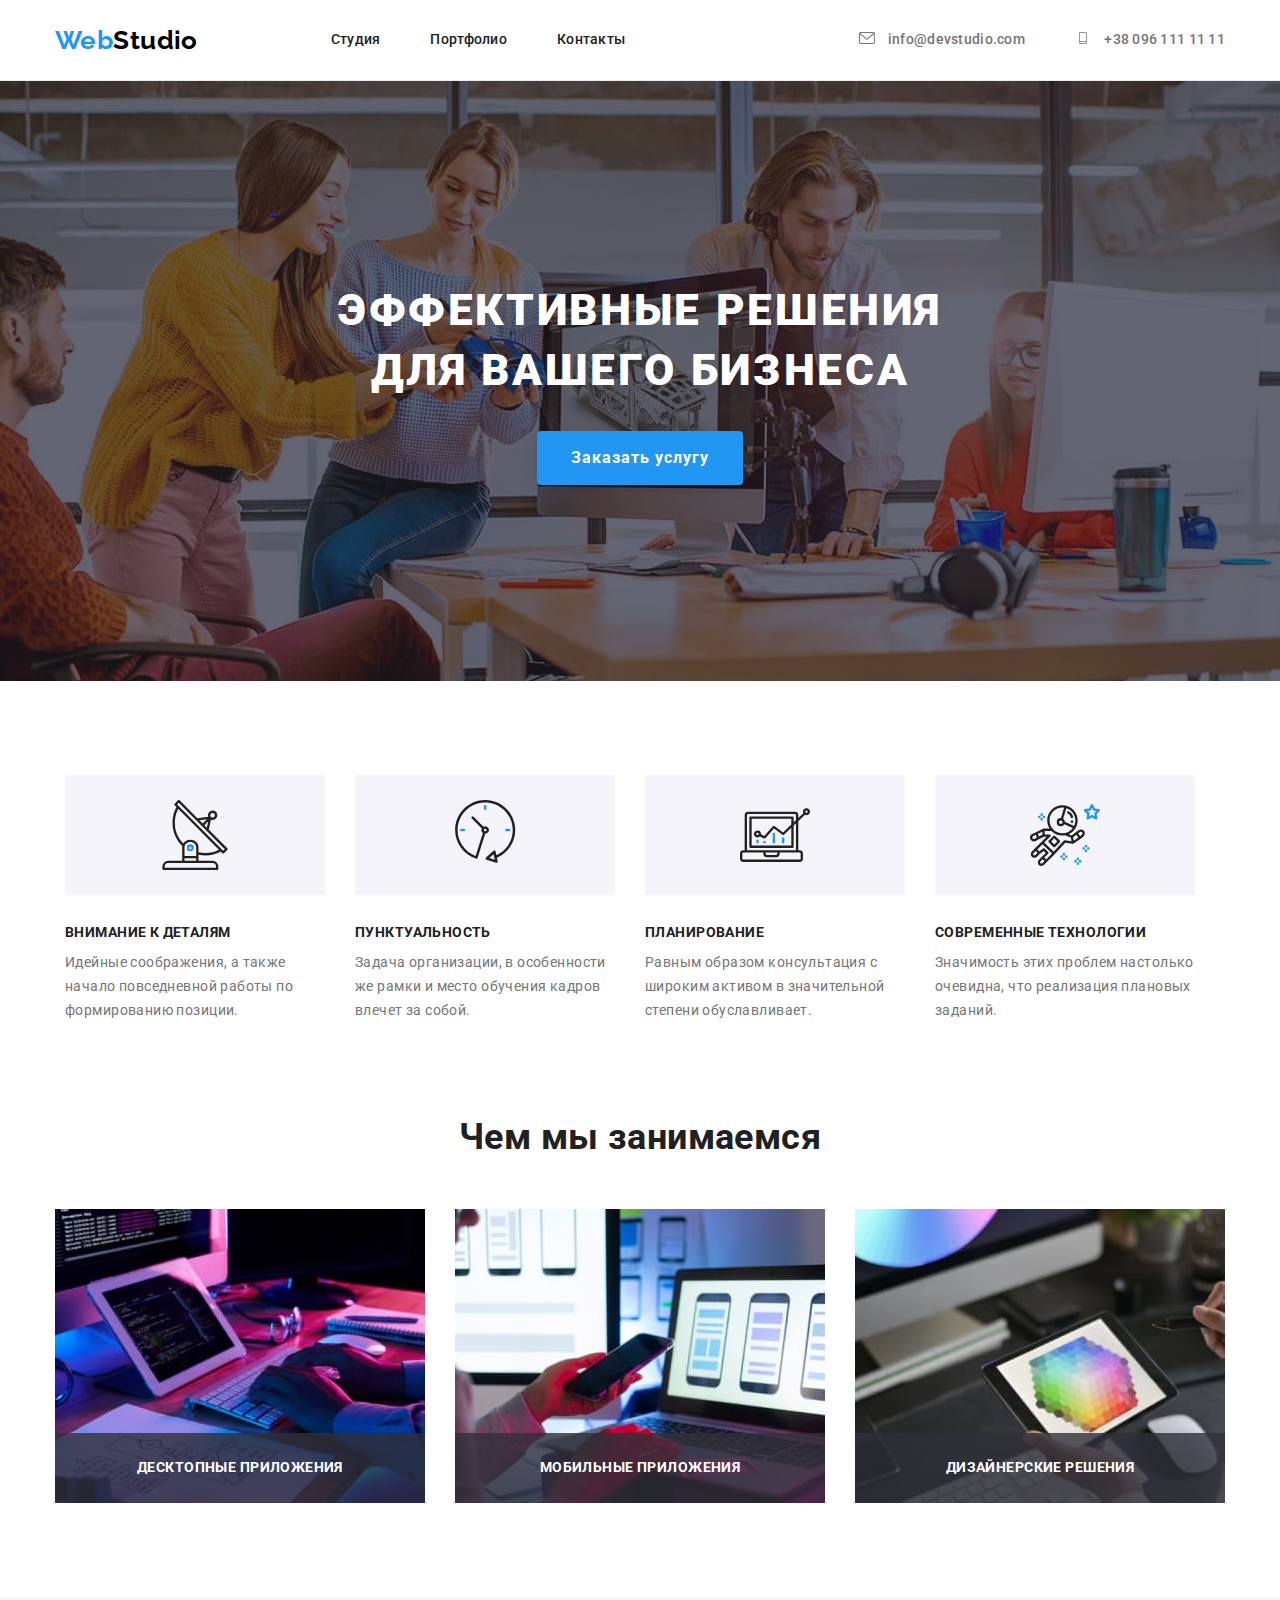
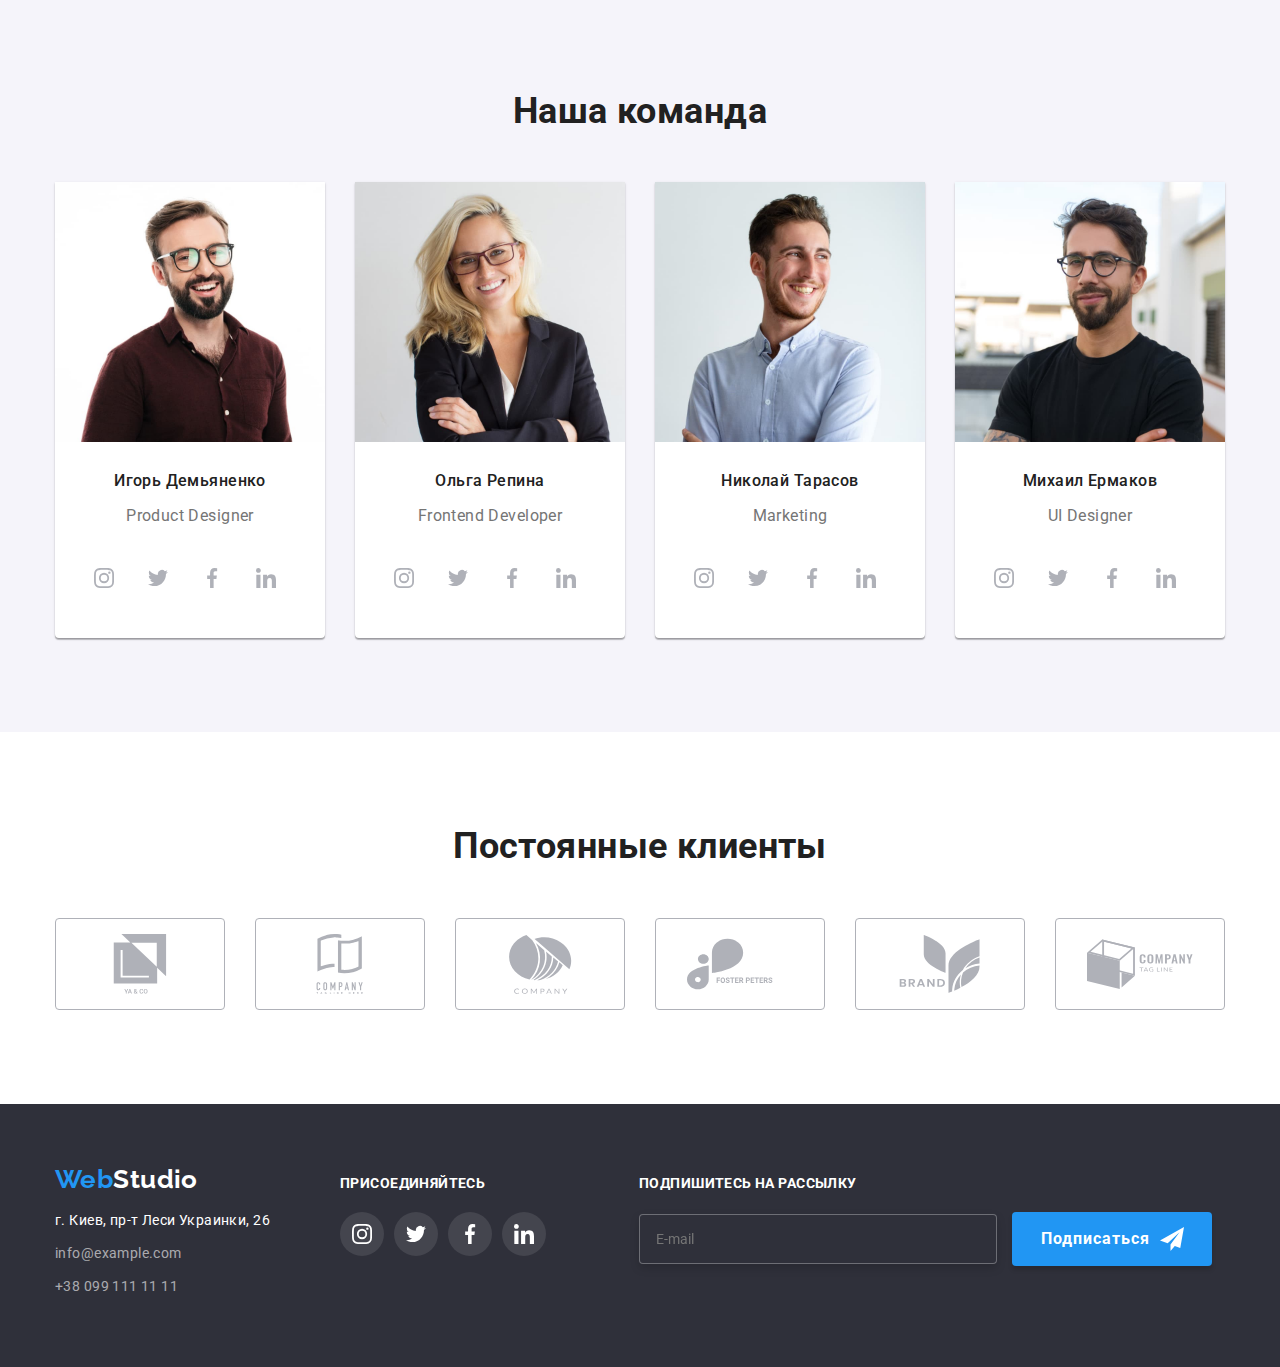
<file: index.html>
<!DOCTYPE html>
<html lang="ru">
<head>
    <meta charset="UTF-8">
    <meta http-equiv="X-UA-Compatible" content="IE=edge">
    <meta name="viewport" content="width=device-width, initial-scale=1.0">
    <title lang="en">WebStudio</title>
    <link href="https://fonts.googleapis.com/css2?family=Raleway:wght@700&family=Roboto:wght@400;500;700;900&display=swap" rel="stylesheet"/>
    <link rel="stylesheet" href="https://cdnjs.cloudflare.com/ajax/libs/modern-normalize/1.1.0/modern-normalize.min.css"/>
    <link rel="stylesheet" href="./css/styles.css"/>
</head>

    <body>

    <!-- Шапка сайта -->
    <header class="page-header">
    <div class="container navigation">
    <nav class="navigation">
     <a class="logo-header" href="./index.html" lang="en"><span class="web">Web</span>Studio</a>
        <ul class="site-nav list">
            <li class="nav-item"><a class="nav-link" href="./index.html">Студия</a></li>
            <li class="nav-item"><a class="nav-link" href="./portfolio.html">Портфолио</a></li>
            <li class="nav-item"><a class="nav-link" href="">Контакты</a></li>
        </ul>
        </nav>

        <ul class="contacts">
            <li class="item">
                <a class="link" href="mailto:info@devstudio.com">
                    <svg class="link-icon" width="16" height="12">
                        <use href="./images/sprite.svg#envelope"></use>
                    </svg>
                    info@devstudio.com</a>
            </li>

            <li class="item">
                <a class="link" href="tel:+380961111111">
                    <svg class="link-icon" width="16" height="12">
                        <use href="./images/sprite.svg#smartphone"></use>
                    </svg>
                    +38 096 111 11 11</a>
            </li>
        </ul>
    </div>
    </header>

    <!-- Main section -->
    <main class="main">
    <!-- Герой -->
    <section class="hero">
        <div class="container">
            <h1 class="hero-title">Эффективные решения <br/>для вашего бизнеса</h1>
            <button class="button hero-button" type="button" data-modal-open>Заказать услугу</button>

            <div class="backdrop is-hidden" data-modal>
                <div class="modal">
                    <button class="close-button" data-modal-close>
                        <svg class="close-icon" width="18" height="18">
                            <use href="./images/sprite.svg#close-button"></use>
                        </svg>
                    </button>

                    <form class="signup-form" autocomplete="off" novalidate>
                        <p class="form-text">Оставьте свои данные, мы вам перезвоним</p>

                        <div class="form-group">
                        <label for="name">Имя</label>
                        <input type="text" name="name" id="name"/>

                        <span class="icon">
                            <svg class="icon-person" width="18" height="18">
                                 <use href="./images/sprite.svg#person-black"></use>
                            </svg>
                        </span> 
                        </div>

                        <div class="form-group">
                        <label for="tel">Телефон</label>
                        <input type="tel" name="tel" id="tel"/>

                        <span class="icon">
                            <svg class="icon-tel" width="18" height="18">
                                <use href="./images/sprite.svg#phone-black"></use>
                            </svg>
                        </span>
                        </div>

                        <div class="form-group">
                        <label for="user_email">Почта</label>
                        <input type="email" name="email" id="user_email"/>

                        <span class="icon">
                            <svg class="icon-email" width="18" height="18">
                                <use href="./images/sprite.svg#email-black"></use>
                            </svg>
                        </span>
                        </div>

                        <div class="form-group">
                        <label for="comment">Комментарий</label>
                        <textarea class="comment" name="comment" rows="10" id="comment" placeholder="Введите текст"></textarea>
                        </div>

                        <label class="label-checkbox">
                        <input class="input-checkbox" type="checkbox" name="privacy" checked/>
                        <span class="check_box"></span>
                        Соглашаюсь с рассылкой и принимаю<a href="" class="checkbox-link">Условия договора</a>
                        </label>

                        <button class="button form-btn" type="submit">Отправить</button>
                    </form>
                </div>
            </div>
        </div>
    </section>

    <!-- Особенности -->
    <section class="section">
        <div class="container">
            <h2 class="hide">Особенности</h2>
            <!-- скрыть -->
            <ul class="features">
                <li class="features-list ">
                    <div class="thumb">
                        <svg class ="thumb-icon" width="70" height="70">
                            <use href="./images/sprite.svg#antenna"></use>
                        </svg>
                    </div>
                <h3 class="features-title">Внимание к деталям</h3>
                <p class="features-text">Идейные соображения, а также начало повседневной работы по формированию позиции.</p>
                </li>

                <li class="features-list">
                    <div class="thumb">
                        <svg class="thumb-icon" width="70" height="70">
                            <use href="./images/sprite.svg#clock"></use>
                        </svg>
                    </div>
                <h3 class="features-title">Пунктуальность</h3>
                <p class="features-text">Задача организации, в особенности же рамки и место обучения кадров влечет за собой.</p>
                </li>

                <li class="features-list">
                    <div class="thumb">
                        <svg class="thumb-icon" width="70" height="70">
                            <use href="./images/sprite.svg#diagram"></use>
                        </svg>
                    </div>
                <h3 class="features-title">Планирование</h3>
                <p class="features-text">Равным образом консультация с широким активом в значительной степени обуславливает.</p>
                </li>
                
                <li class="features-list">
                    <div class="thumb">
                        <svg class="thumb-icon" width="70" height="70">
                            <use href="./images/sprite.svg#astronaut"></use>
                        </svg>
                    </div>
                <h3 class="features-title">Современные технологии</h3>
                <p class="features-text">Значимость этих проблем настолько очевидна, что реализация плановых заданий.</p>
                </li>
            </ul>
        </div>
    </section>

    <!-- Вид работы -->
    <section class="section work">
        <div class="container">
            <h2 class="work-title">Чем мы занимаемся</h2>
            <ul class="work-list">
                <li class="work-item">
                    <div class="work-thumb">
                    <img src="./images/box1.jpg" alt="разработчик пишет код" width="370" height="294">

                    <p class="label">Десктопные приложения</p>
                    </div>
                </li>

                <li class="work-item" >
                    <div class="work-thumb">
                    <img src="./images/box2.jpg" alt="сотрудник создает мобильное приложение" width="370" height="294">
                
                    <p class="label">Мобильные приложения</p>
                    </div>
                </li>

                <li class="work-item">
                    <div class="work-thumb">
                    <img src="./images/box3.jpg" alt="сотрудник работает с цветовой палитрой для дизайна" width="370" height="294">
                
                    <p class="label">Дизайнерские решения</p>
                    </div>
                </li>
            </ul>
        </div>
    </section>

    <!-- Команда -->
    <section class="section team">
        <div class="container">
            <h2 class="team-title">Наша команда</h2>
            <ul class="team-list">
                <li class="team-item">
                    <div class="team-card">
                    <a class="team-img" href=""><img src="./images/img1.jpg" alt="Игорь Демьяненко" width="270" height="260"></a>
                    </div>
                    <h3 class="employee">Игорь Демьяненко</h3>
                    <p class="team-text" lang="en">Product Designer</p>

                    <div class="team-link">
                    <a href="">
                    <svg class="team-icon" width="44" height="44">
                        <use width="20" height="20" x="12" y="12" href="./images/sprite.svg#instagram"></use>
                    </svg>
                    </a>

                    <a href="">
                    <svg class="team-icon" width="44" height="44">
                        <use width="20" height="20" x="12" y="12" href="./images/sprite.svg#twitter" ></use>
                    </svg>
                    </a>

                    <a href="">
                    <svg class="team-icon" width="44" height="44">
                        <use width="20" height="20" x="12" y="12" href="./images/sprite.svg#facebook"></use>
                    </svg>
                    </a>

                    <a href="">
                    <svg class="team-icon" width="44" height="44">
                        <use width="20" height="20" x="12" y="12" href="./images/sprite.svg#linkedin"></use>
                    </svg>
                    </a>
                    </div>
                </li>

                <li class="team-item">
                    <div class="team-card">
                    <a class="team-img" href=""><img src="./images/img2.jpg" alt="Ольга Репина" width="270" height="260"></a>
                    </div>
                    <h3 class="employee">Ольга Репина</h3>
                    <p class="team-text" lang="en">Frontend Developer</p>

                    <div class="team-link">
                        <a href="">
                            <svg class="team-icon" width="44" height="44">
                                <use width="20" height="20" x="12" y="12" href="./images/sprite.svg#instagram"></use>
                            </svg>
                        </a>
                    
                        <a href="">
                            <svg class="team-icon" width="44" height="44">
                                <use width="20" height="20" x="12" y="12" href="./images/sprite.svg#twitter"></use>
                            </svg>
                        </a>
                    
                        <a href="">
                            <svg class="team-icon" width="44" height="44">
                                <use width="20" height="20" x="12" y="12" href="./images/sprite.svg#facebook"></use>
                            </svg>
                        </a>
                    
                        <a href="">
                            <svg class="team-icon" width="44" height="44">
                                <use width="20" height="20" x="12" y="12" href="./images/sprite.svg#linkedin"></use>
                            </svg>
                        </a>
                    </div>
                </li>

                <li class="team-item">
                    <div class="team-card">
                    <a class="team-img" href=""><img src="./images/img3.jpg" alt="Николай Тарасов" width="270" height="260"></a>
                    </div>
                    <h3 class="employee">Николай Тарасов</h3>
                    <p class="team-text" lang="en">Marketing</p>

                    <div class="team-link">
                        <a href="">
                            <svg class="team-icon" width="44" height="44">
                                <use width="20" height="20" x="12" y="12" href="./images/sprite.svg#instagram"></use>
                            </svg>
                        </a>
                    
                        <a href="">
                            <svg class="team-icon" width="44" height="44">
                                <use width="20" height="20" x="12" y="12" href="./images/sprite.svg#twitter"></use>
                            </svg>
                        </a>
                    
                        <a href="">
                            <svg class="team-icon" width="44" height="44">
                                <use width="20" height="20" x="12" y="12" href="./images/sprite.svg#facebook"></use>
                            </svg>
                        </a>
                    
                        <a href="">
                            <svg class="team-icon" width="44" height="44">
                                <use width="20" height="20" x="12" y="12" href="./images/sprite.svg#linkedin"></use>
                            </svg>
                        </a>
                    </div>
                </li>

                <li class="team-item">
                    <div class="team-card">
                    <a class="team-img" href=""><img src="./images/img4.jpg" alt="Михаил Ермаков" width="270" height="260"></a>
                    </div>
                    <h3 class="employee">Михаил Ермаков</h3>
                    <p class="team-text" lang="en">UI Designer</p>

                    <div class="team-link">
                        <a href="">
                            <svg class="team-icon" width="44" height="44">
                                <use width="20" height="20" x="12" y="12" href="./images/sprite.svg#instagram"></use>
                            </svg>
                        </a>
                    
                        <a href="">
                            <svg class="team-icon" width="44" height="44">
                                <use width="20" height="20" x="12" y="12" href="./images/sprite.svg#twitter"></use>
                            </svg>
                        </a>
                    
                        <a href="">
                            <svg class="team-icon" width="44" height="44">
                                <use width="20" height="20" x="12" y="12" href="./images/sprite.svg#facebook"></use>
                            </svg>
                        </a>
                    
                        <a href="">
                            <svg class="team-icon" width="44" height="44">
                                <use width="20" height="20" x="12" y="12" href="./images/sprite.svg#linkedin"></use>
                            </svg>
                        </a>
                    </div>
                </li>
            </ul>
        </div>
    </section>

    <!-- Клиенты -->
    <section class="section">
        <div class="container">
            <h2 class="client-title">Постоянные клиенты</h2>
                <ul class="client-list">
                    <li class="client-item">
                    <a class="client-link" href="">
                        <svg class="client-icon" width="106" height="60">
                            <use href="./images/sprite.svg#client1"></use>
                        </svg>
                    </a>
                    </li>

                    <li class="client-item"> 
                        <a class="client-link" href="">
                        <svg class="client-icon" width="106" height="60">
                            <use href="./images/sprite.svg#client2"></use>
                        </svg>
                        </a>
                    </li>

                    <li class="client-item" >
                        <a class="client-link" href="">
                        <svg class="client-icon" width="106" height="60">
                            <use href="./images/sprite.svg#client3"></use>
                        </svg>
                        </a>
                    </li>

                    <li class="client-item">
                        <a class="client-link" href="">
                        <svg class="client-icon" width="106" height="60">
                            <use href="./images/sprite.svg#client4"></use>
                        </svg>
                        </a>
                    </li>

                    <li class="client-item">
                        <a class="client-link" href="">
                        <svg class="client-icon" width="106" height="60">
                            <use href="./images/sprite.svg#client5"></use>
                        </svg>
                        </a>
                    </li>

                    <li class="client-item">
                        <a class="client-link" href="">
                        <svg class="client-icon" width="106" height="60">
                            <use href="./images/sprite.svg#client6"></use>
                        </svg>
                        </a>
                    </li>
                </ul>
        </div>
    </section>
    </main>

    <!-- Подвал -->
    <footer class="page-footer">
        <div class="container footer">

        <div class="contact">
        <a class="logo-footer" href="./index.html" lang="en"><span class="web">Web</span>Studio</a>
        <address>
        <ul class="contacts-footer">
            <li class="footer-item">
                <a class="footer-link" href="https://goo.gl/maps/CdvJLRiEL6Q8Smko8"
                target="_blank" rel="noreferrer noopener">
                <span class="location">г. Киев, пр-т Леси Украинки, 26</span></a>
            </li>

            <li class="footer-item">
                <a class="footer-link" href="mailto:info@example.com">info@example.com</a>
            </li>

            <li class="footer-item">
                <a class="footer-link" href="tel:+380991111111">+38 099 111 11 11</a>
            </li>
        </ul>
        </address>
        </div>

        <div class="footer-social">
        <p class="join-title">присоединяйтесь</p>
        <ul class="join">
            <li class="join-item">
            <a class="join-link" href="">
                <svg class="join-icon" width="44" height="44">
                    <use width="20" height="20" x="12" y="12" href="./images/sprite.svg#instagram"></use>
                </svg>
            </a>
            </li>

            <li class="join-item">
            <a class="join-link" href="">
                <svg class="join-icon" width="44" height="44">
                    <use width="20" height="20" x="12" y="12" href="./images/sprite.svg#twitter"></use>
                </svg>
            </a>
            </li>

            <li class="join-item">
            <a class="join-link" href="">
                <svg class="join-icon" width="44" height="44">
                    <use width="20" height="20" x="12" y="12" href="./images/sprite.svg#facebook"></use>
                </svg>
            </a>
            </li>

            <li class="join-item">
            <a class="join-link" href="">
                <svg class="join-icon" width="44" height="44">
                    <use width="20" height="20" x="12" y="12" href="./images/sprite.svg#linkedin"></use>
                </svg>
            </a>
            </li>
        </ul>
        </div>

        <form class="form-subscription" autocomplete="on" novalidate>
            <div class="footer-form">
                <p class="subscription-title">подпишитесь на рассылку</p>
                <label class="hide" for="email">E-mail</label>
                <input class="email-input" type="email" name="email" id="email" placeholder="E-mail"/>
                <button class="button btn-subscription" type="submit">Подписаться
                    <svg class="button-icon" width="24" height="24" >
                        <use href="./images/sprite.svg#send"></use>
                    </svg>
                </button>
            </div>
        </form>

        </div>
    </footer>

    <script src="./js/modal.js"></script>
    </body>
</html>
</file>
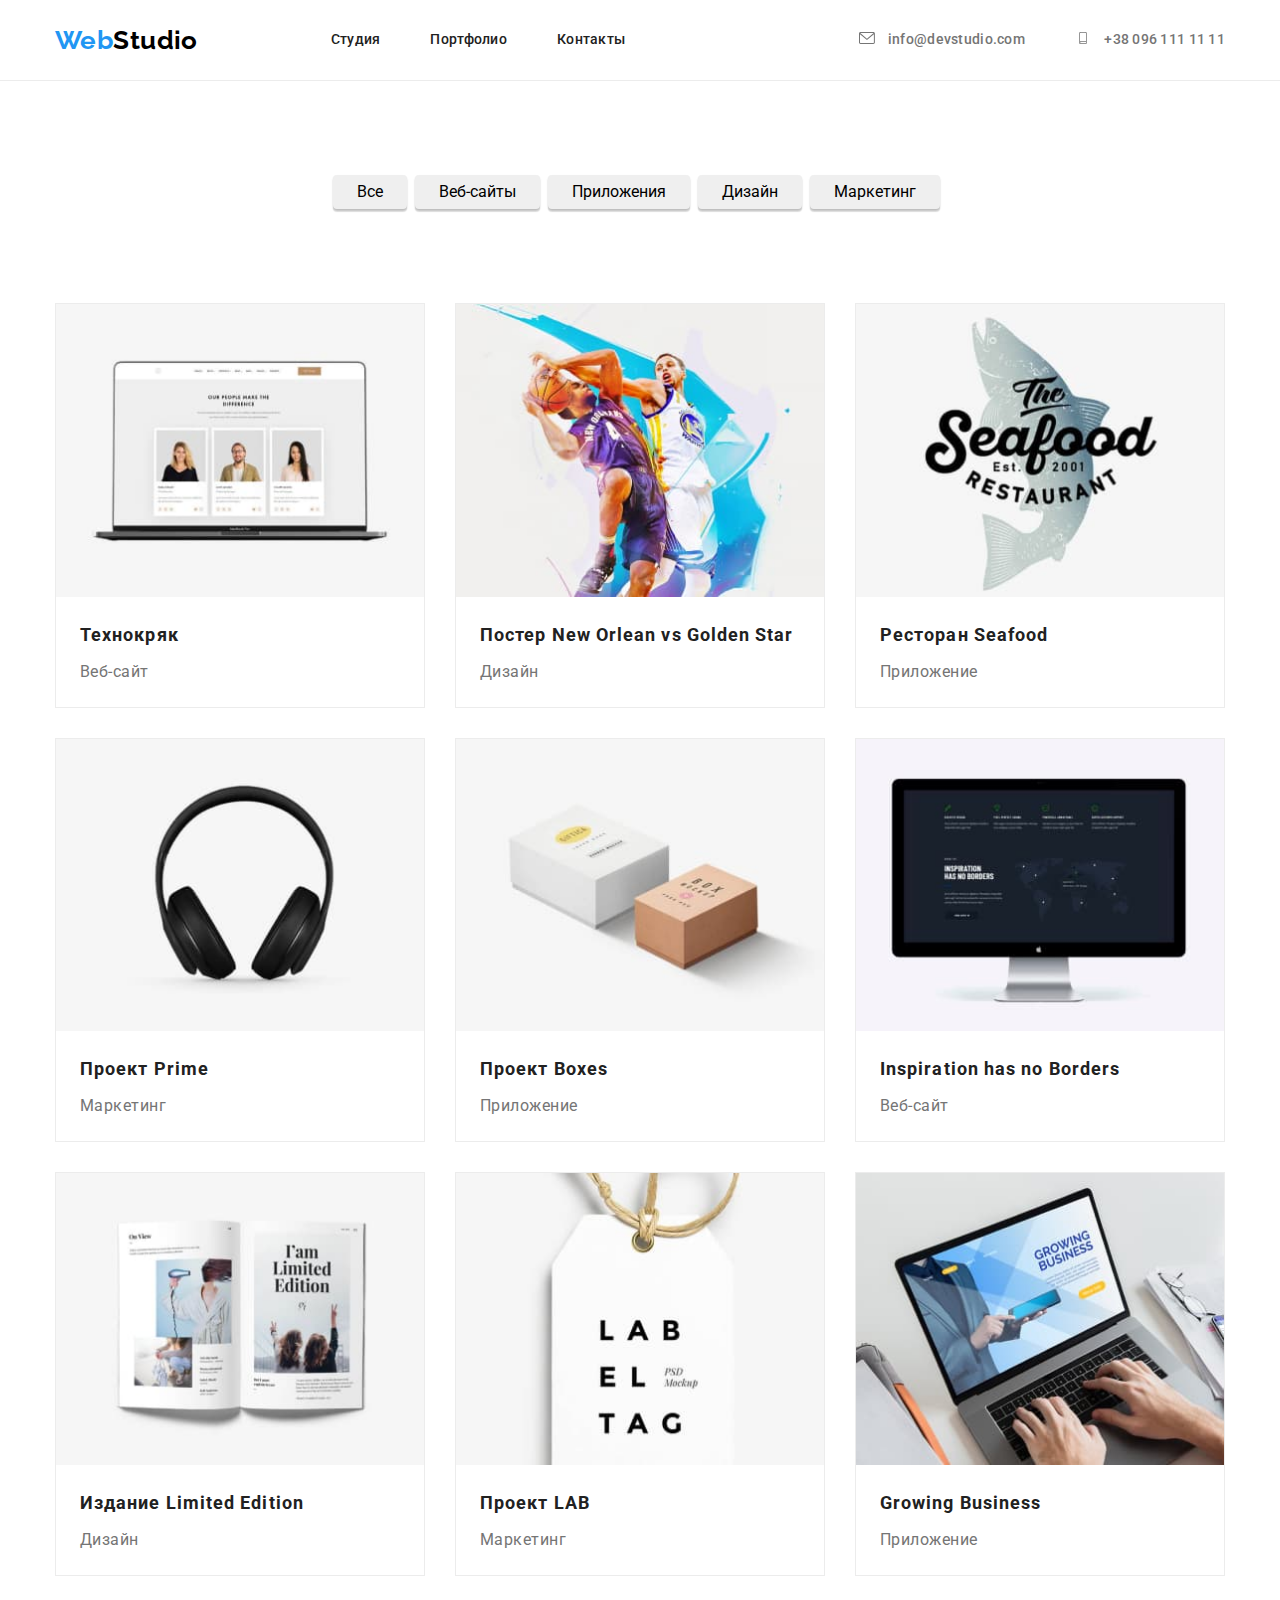
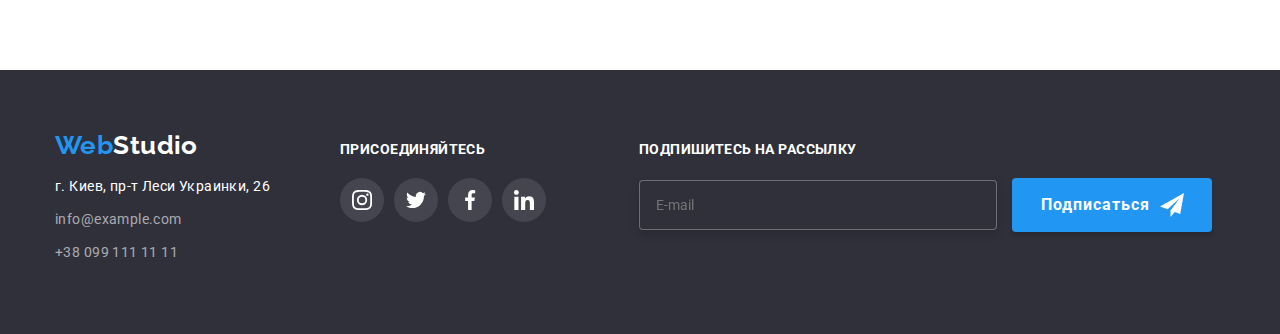
<file: portfolio.html>
<!DOCTYPE html>
<html lang="ru">
<head>
    <meta charset="UTF-8">
    <meta http-equiv="X-UA-Compatible" content="IE=edge">
    <meta name="viewport" content="width=device-width, initial-scale=1.0">
    <title>Портфолио</title>
        <link href="https://fonts.googleapis.com/css2?family=Raleway:wght@700&family=Roboto:wght@400;500;700;900&display=swap" rel="stylesheet"/>
        <link rel="stylesheet" href="https://cdnjs.cloudflare.com/ajax/libs/modern-normalize/1.1.0/modern-normalize.min.css"/>
        <link rel="stylesheet" href="./css/styles.css"/>
</head>

<body>

    <!-- Шапка сайта -->
    <header class="page-header">
        <div class="container navigation">
        <nav class="navigation">
            <a class="logo-header" href="./index.html" lang="en"><span class="web">Web</span>Studio</a>
            <ul class="site-nav list">
                <li class="nav-item"><a class="nav-link" href="./index.html">Студия</a></li>
                <li class="nav-item"><a class="nav-link" href="./portfolio.html">Портфолио</a></li>
                <li class="nav-item"><a class="nav-link" href="">Контакты</a></li>
            </ul>
        </nav>

        <ul class="contacts">
            <li class="item">
                <a class="link" href="mailto:info@devstudio.com">
                   <svg class="link-icon" width="16" height="12">
                        <use href="./images/sprite.svg#envelope"></use>
                   </svg>
                    info@devstudio.com</a>
            </li>

            <li class="item">
                <a class="link" href="tel:+380961111111">
                   <svg class="link-icon" width="16" height="12">
                        <use href="./images/sprite.svg#smartphone"></use>
                   </svg>
                    +38 096 111 11 11</a>
            </li>
        </ul>
        </div>
    </header>

    <!-- Портфолио -->
    <main>
        <div class="container">
        <!-- Фильтр -->
        <form class="filter ">
        <button class="btn" type="button">Все</button>
        <button class="btn" type="button">Веб-сайты</button>
        <button class="btn" type="button">Приложения</button>
        <button class="btn" type="button">Дизайн</button>
        <button class="btn" type="button">Маркетинг</button>
        </form>

        <!-- Контент страницы Портфолио -->
        <section class="section">
            <h1 class="hide">Контент страницы Портфолио</h1>
            <!-- скрыть -->
            <ul class="card-set">
                <li class="card-item">
                    <div class="card">
                    <a class="portfolio-card" href="">
                        <img src="./images/portfolio1.jpg" alt="на компьютере открытый сайт Технокряк"
                        width="370" height="294"/>
                        <div class="portfolio-overlay">
                            <p class="overlay-text">Технокряк это современная площадка распространения коронавируса. Компании используют эту
                                платформу для цифрового шпионажа и атак на защищённые сервера конкурентов.</p>
                        </div>
                    </a>
                    </div>
                    <div class="card-content">
                    <h2 class="portfolio-title">Технокряк</h2>
                    <p class="portfolio-text">Веб-сайт</p>
                    </div>
                    
                </li>

                <li class="card-item">
                    <div class="card">
                    <a class="portfolio-card" href="">
                        <img src="./images/portfolio2.jpg" alt="постер с баскетболистами двух команд" 
                        width="370" height="294"/>
                        <div class="portfolio-overlay">
                            <p class="overlay-text">Технокряк это современная площадка распространения коронавируса. Компании используют эту
                                платформу для цифрового шпионажа и атак на защищённые сервера конкурентов.</p>
                        </div>
                    </a>
                    </div>
                    <div class="card-content">
                    <h2 class="portfolio-title">Постер <span lang="en">New Orlean vs Golden Star</span></h2>
                    <p class="portfolio-text">Дизайн</p>
                    </div>
                </li>

                <li class="card-item">
                    <div class="card">
                    <a class="portfolio-card" href="">
                        <img src="./images/portfolio3.jpg" alt="логотип ресторану Морепродукты"
                        width="370" height="294"/>
                        <div class="portfolio-overlay">
                            <p class="overlay-text">Технокряк это современная площадка распространения коронавируса. Компании используют эту
                                платформу для цифрового шпионажа и атак на защищённые сервера конкурентов.</p>
                        </div>
                    </a>
                    </div>
                    <div class="card-content">
                    <h2 class="portfolio-title">Ресторан <span lang="en">Seafood</span></h2>
                    <p class="portfolio-text">Приложение</p>
                    </div>
                </li>

                <li class="card-item">
                    <div class="card">
                    <a class="portfolio-card" href="">
                        <img src="./images/portfolio4.jpg" alt="беспроводные наушники чёрного цвета" 
                        width="370" height="294"/>
                        <div class="portfolio-overlay">
                            <p class="overlay-text">Технокряк это современная площадка распространения коронавируса. Компании используют эту
                                платформу для цифрового шпионажа и атак на защищённые сервера конкурентов.</p>
                        </div>
                    </a>
                    </div>
                    <div class="card-content">
                    <h2 class="portfolio-title">Проект <span lang="en">Prime</span></h2>
                    <p class="portfolio-text">Маркетинг</p>
                    </div>
                </li>

                <li class="card-item">
                    <div class="card">
                    <a class="portfolio-card" href="">
                        <img src="./images/portfolio5.jpg" alt="две коробочки"
                        width="370" height="294"/>
                        <div class="portfolio-overlay">
                            <p class="overlay-text">Технокряк это современная площадка распространения коронавируса. Компании используют эту
                                платформу для цифрового шпионажа и атак на защищённые сервера конкурентов.</p>
                        </div>
                    </a>
                    </div>
                    <div class="card-content">
                    <h2 class="portfolio-title">Проект <span lang="en">Boxes</span></h2>
                    <p class="portfolio-text">Приложение</p>
                    </div>
                </li>

                <li class="card-item">
                    <div class="card">
                    <a class="portfolio-card" href="">
                        <img src="./images/portfolio6.jpg" alt="на компьютере открытый сайт У вдохновения нет границ"
                        width="370" height="294"/>
                        <div class="portfolio-overlay">
                            <p class="overlay-text">Технокряк это современная площадка распространения коронавируса. Компании используют эту
                                платформу для цифрового шпионажа и атак на защищённые сервера конкурентов.</p>
                        </div>
                    </a>
                    </div>
                    <div class="card-content">
                    <h2 class="portfolio-title" lang="en">Inspiration has no Borders</h2>
                    <p class="portfolio-text">Веб-сайт</p>
                    </div>
                </li>

                <li class="card-item">
                    <div class="card">
                    <a class="portfolio-card" href="">
                        <img src="./images/portfolio7.jpg" alt="книга"
                        width="370" height="294"/>
                        <div class="portfolio-overlay">
                            <p class="overlay-text">Технокряк это современная площадка распространения коронавируса. Компании используют эту
                                платформу для цифрового шпионажа и атак на защищённые сервера конкурентов.</p>
                        </div>
                    </a>
                    </div>
                    <div class="card-content">
                    <h2 class="portfolio-title">Издание <span lang="en">Limited Edition</span></h2>
                    <p class="portfolio-text">Дизайн</p>
                    </div>
                </li>

                <li class="card-item">
                    <div class="card">
                    <a class="portfolio-card" href="">
                        <img src="./images/portfolio8.jpg" alt="этикетка с названием проекта"
                        width="370" height="294"/>
                        <div class="portfolio-overlay">
                            <p class="overlay-text">Технокряк это современная площадка распространения коронавируса. Компании используют эту
                                платформу для цифрового шпионажа и атак на защищённые сервера конкурентов.</p>
                        </div>
                    </a>
                    </div>
                    <div class="card-content">
                    <h2 class="portfolio-title">Проект <span lang="en">LAB</span></h2>
                    <p class="portfolio-text">Маркетинг</p>
                    </div>
                </li>
                
                <li class="card-item">
                    <div class="card">
                    <a class="portfolio-card" href="">
                        <img src="./images/portfolio9.jpg" alt="человек работает с приложением Растущий бизнес"
                        width="370" height="294"/>
                        <div class="portfolio-overlay">
                            <p class="overlay-text">Технокряк это современная площадка распространения коронавируса. Компании используют эту
                                платформу для цифрового шпионажа и атак на защищённые сервера конкурентов.</p>
                        </div>
                    </a>
                    </div>
                    <div class="card-content">
                    <h2 class="portfolio-title" lang="en">Growing Business</h2>
                    <p class="portfolio-text">Приложение</p>
                    </div>
                </li>
            </ul>
        </section>
        </div>
    </main>

    <!-- Подвал-->
    <footer class="page-footer">
        <div class="container footer">

        <div class="contact">
        <a class="logo-footer" href="./index.html" lang="en"><span class="web">Web</span>Studio</a>
        <address>
            <ul class="contacts-footer">
                <li class="footer-item">
                    <a class="footer-link" href="https://goo.gl/maps/CdvJLRiEL6Q8Smko8" 
                    target="_blank" rel="noreferrer noopener">
                    <span class="location">г. Киев, пр-т Леси Украинки, 26</span></a>
                </li>

                <li class="footer-item">
                    <a class="footer-link" href="mailto:info@example.com">info@example.com</a>
                </li>

                <li class="footer-item">
                    <a class="footer-link" href="tel:+380991111111">+38 099 111 11 11</a>
                </li>
            </ul>
        </address>
        </div>

        <div class="footer-social">
            <p class="join-title">присоединяйтесь</p>
            <ul class="join">
                <li class="join-item">
                    <a class="join-link" href="">
                        <svg class="join-icon" width="44" height="44">
                            <use width="20" height="20" x="12" y="12" href="./images/sprite.svg#instagram"></use>
                        </svg>
                    </a>
                </li>
        
                <li class="join-item">
                    <a class="join-link" href="">
                        <svg class="join-icon" width="44" height="44">
                            <use width="20" height="20" x="12" y="12" href="./images/sprite.svg#twitter"></use>
                        </svg>
                    </a>
                </li>
        
                <li class="join-item">
                    <a class="join-link" href="">
                        <svg class="join-icon" width="44" height="44">
                            <use width="20" height="20" x="12" y="12" href="./images/sprite.svg#facebook"></use>
                        </svg>
                    </a>
                </li>
        
                <li class="join-item">
                    <a class="join-link" href="">
                        <svg class="join-icon" width="44" height="44">
                            <use width="20" height="20" x="12" y="12" href="./images/sprite.svg#linkedin"></use>
                        </svg>
                    </a>
                </li>
            </ul>
        </div>
        
        <form class="form-subscription" autocomplete="on" novalidate>
            <div class="footer-form">
                <p class="subscription-title">подпишитесь на рассылку</p>
                <label class="hide" for="email">E-mail</label>
                <input class="email-input" type="email" name="email" id="email" placeholder="E-mail" />
                <button class="button btn-subscription" type="submit">Подписаться
                    <svg class="button-icon" width="24" height="24">
                        <use href="./images/sprite.svg#send"></use>
                    </svg>
                </button>
            </div>
        </form>

        </div>
    </footer>

</body>
</html>
</file>
<file: css/styles.css>
:root {
  --logo-color: #000000;
  --title-color: #212121;
  --text-color: #757575;
  --white-color: #ffffff;
  --accent-color: #2196f3;
  --secondary-color: #2f303a;
  --background-color: #f5f4fa;
  --border-color: #ececec;
  /* color icon */
  --nav-icon: #757575;
  --primary-icon: #afb1b8;
  --secondary-icon: #2196f3;
  --third-icon: #ffffff;
  --transition-timing: cubic-bezier(0.4, 0, 0.2, 1);
  /* color button */
  --button-shadow: 0px 4px 4px rgba(0, 0, 0, 0.15);
}

/* HTML box */
html {
  box-sizing: border-box;
}

*,
*::before,
*::after {
  box-sizing: inherit;
}

/* Container */
.container {
  width: 1200px;
  margin: 0 auto;
  padding-right: 15px;
  padding-left: 15px;
}

/* Section */
.section {
  padding-top: 94px;
  padding-bottom: 94px;
}

/* BODY */
body {
  background-color: var(--white-color);
  color: var(--text-color);
  font-family: Roboto, sans-serif;
  font-size: 14px;
  line-height: 1.71;
  letter-spacing: 0.03em;
}

li {
  list-style: none;
}

a {
  text-decoration: none;
}

img {
  display: block;
  max-width: 100%;
  height: auto;
}

.hide {
  display: none;
}

/* Button hero modal footer*/
.button {
  background-color: var(--accent-color);
  color: var(--white-color);
  font-weight: 700;
  font-size: 16px;
  line-height: 1.87;
  text-align: center;
  letter-spacing: 0.06em;

  cursor: pointer;
}

/* Header */
.page-header {
  border-bottom: 1px solid var(--border-color);
}

/* Logo */
.navigation {
  display: flex;
  align-items: center;
  height: 80px;
}

.logo-header {
  color: var(--logo-color);
  font-family: Raleway, sans-serif;
  font-weight: 700;
  font-size: 26px;
  line-height: 1.19;

  margin-bottom: 0px;
}

.web {
  color: var(--accent-color);
  font-family: Raleway, sans-serif;
}

/* Site nav */
.site-nav {
  display: flex;
  margin-top: 0;
  margin-bottom: 0;
  margin-left: 93px;
}

.site-nav .nav-item + .nav-item {
  margin-left: 50px;
}

.site-nav .nav-link {
  color: var(--title-color);
  font-weight: 500;
  font-size: 14px;
  line-height: 1.14;
  letter-spacing: 0.02em;

  display: block;
  margin-bottom: 0px;
  padding-top: 32px;
  padding-bottom: 32px;

  transition: color 250ms var(--transition-timing), opacity 250ms var(--transition-timing);
}

.site-nav .nav-link:hover,
.site-nav .nav-link:focus,
.contacts .link:hover,
.contacts .link:focus {
  color: var(--accent-color);
  fill: var(--secondary-icon);
}

.site-nav .nav-link {
  position: relative;
}

.site-nav .nav-link::after {
  content: '';
  position: absolute;
  display: block;
  bottom: -1px;
  left: 0;
  width: 100%;
  height: 4px;
  background-color: var(--accent-color);
  border-radius: 2px;
  opacity: 0;
}

.site-nav .nav-link:hover::after,
.site-nav .nav-link:focus::after {
  opacity: 1;
}

/* Contacts */
.contacts .item + .item {
  margin-left: 50px;
}

.contacts .link-icon {
  margin-right: 10px;
}

.contacts {
  display: flex;
  margin-top: 0;
  margin-bottom: 0;
  margin-left: auto;
}

.contacts .link {
  color: var(--text-color);
  font-weight: 500;
  font-size: 14px;
  line-height: 1.14;
  letter-spacing: 0.02em;

  fill: var(--nav-icon);
  transition: color 250ms var(--transition-timing), fill 250ms var(--transition-timing);
}

/* Стили для index.html */

/* Hero */
.hero {
  background-color: var(--secondary-color);
  max-width: 1600px;
  height: 600px;
  text-align: center;
  margin: 0 auto;
  padding: 200px 0px;

  background-image: linear-gradient(to right, rgba(47, 48, 58, 0.4), rgba(47, 48, 58, 0.4)),
    url(../images/bg.img.jpg);
  background-size: cover;
  background-repeat: no-repeat;
  background-position: center;
}

.hero-title {
  color: var(--white-color);
  font-weight: 900;
  font-size: 44px;
  line-height: 1.36;
  letter-spacing: 0.06em;
  text-transform: uppercase;

  margin-top: 0;
  margin-bottom: 30px;
}

/* Hero button */
.hero-button {
  display: block;
  border-radius: 4px;
  margin-right: auto;
  margin-left: auto;
  padding: 10px 32px;
  min-width: 200px;
  border-color: transparent;
  box-shadow: var(--button-shadow);

  transition: background-color 250ms var(--transition-timing),
    box-shadow 250ms var(--transition-timing);
}

.hero-button:hover,
.hero-button:focus,
.form-btn:hover,
.form-btn:focus {
  border-radius: 4px;
  background-color: #188ce8;
  box-shadow: var(--button-shadow);
}

/* Backdrop Modal */
.backdrop {
  position: fixed;
  top: 0;
  left: 0;
  width: 100%;
  height: 100%;
  background-color: rgba(0, 0, 0, 0.2);
  opacity: 1;

  transition: opasity 250ms var(--transition-timing);
}

.backdrop.is-hidden {
  visibility: hidden;
  opacity: 0;
  pointer-events: none;
}

.backdrop.is-hidden .modal {
  transform: translate(-50%, -50%) scale(1.1);
  opacity: 0;
}

.modal {
  /* position: absolute; */
  position: fixed;
  top: 50%;
  left: 50%;
  transform: translate(-50%, -50%) scale(1);
  opacity: 1;
  width: 528px;
  height: 581px;
  background-color: var(--white-color);
  box-shadow: 0px 1px 3px rgba(0, 0, 0, 0.12), 0px 1px 1px rgba(0, 0, 0, 0.14),
    0px 2px 1px rgba(0, 0, 0, 0.2);
  border-radius: 4px;

  transition: transform 250ms var(--transition-timing), opacity 250ms var(--transition-timing);
}

.close-button {
  position: absolute;
  cursor: pointer;
  top: 8px;
  right: 8px;
  width: 30px;
  height: 30px;
  display: inline-flex;
  align-self: flex-start;
  justify-content: center;
  align-items: center;
  border-radius: 50%;
  border-color: var(--white-color);
  border: 1px solid rgba(0, 0, 0, 0.1);
  box-sizing: border-box;
  background-color: var(--third-icon);

  transition: fill 250ms var(--transition-timing);
}

.close-button:hover,
.close-button:focus {
  fill: var(--secondary-icon);
}

/* Form modal */
.signup-form {
  padding: 40px;
}

.signup-form .form-text {
  display: block;
  font-weight: 700;
  font-size: 20px;
  line-height: 1.15;
  text-align: center;
  letter-spacing: 0.03em;
  margin-top: 0;
  margin-bottom: 30px;
  color: var(--title-color);
}

.form-group {
  position: relative;
  display: flex;
  flex-direction: column;
  text-align: left;
  margin-bottom: 28px;
}

.form-group:last-of-type {
  margin-bottom: 20px;
}

.form-group label {
  position: absolute;
  top: -18px;
  left: 0;
  font-size: 12px;
  line-height: 1.16;
  letter-spacing: 0.01em;
  margin-bottom: 4px;
  color: var(--text-color);
}

.form-group input,
textarea {
  font-size: 12px;
  line-height: 1.16;
  letter-spacing: 0.01em;
  border-radius: 4px;
  box-sizing: border-box;
  border: 1px solid rgba(33, 33, 33, 0.2);
  cursor: pointer;

  transition: fill 250ms var(--transition-timing), border-color 250ms var(--transition-timing),
    outline 250ms var(--transition-timing);
}

input {
  height: 40px;
  margin: 0;
  padding: 0px 0px 0px 42px;
}

.icon {
  position: absolute;
  top: 11px;
  left: 12px;
  transition: fill 250ms var(--transition-timing);
}

/* input:hover,
input:focus,
textarea:hover,
textarea:focus {
  border-color: var(--secondary-icon);
} */

input:hover,
input:focus,
textarea:hover,
textarea:focus {
  border-color: var(--secondary-icon);
  outline: var(--secondary-icon);
}

input:hover ~ .icon,
input:focus ~ .icon {
  fill: var(--secondary-icon);
}

.signup-form textarea::placeholder {
  font-size: 12px;
  line-height: 1.16;
  letter-spacing: 0.01em;
  color: rgba(117, 117, 117, 0.5);
}

.comment {
  max-height: 120px;
  padding: 12px 16px;
}

textarea {
  resize: none;
}

.label-checkbox {
  display: flex;
  justify-content: center;
  align-items: center;
  /* height: 24px; */
  margin-bottom: 30px;
}

.input-checkbox {
  position: absolute;
  width: 1px;
  height: 1px;
  margin: -1px;
  border: 0;
  padding: 0;
  clip: rect(0 0 0 0);
  overflow: hidden;
}

.check_box {
  display: inline-block;
  width: 16px;
  height: 15px;
  margin-right: 7px;
  border: 2px solid #212121;
  border-radius: 2px;
}

.input-checkbox:checked + .check_box {
  background-image: url('../images/check-mark.svg');
  background-color: #2196f3;
  background-size: contain;
  background-origin: border-box;
  border-color: #2196f3;

  transition: background-color 250ms var(--transition-timing);
}

.checkbox-link {
  margin-left: 5px;
  color: var(--secondary-icon);
  text-decoration-line: underline;
}

.form-btn {
  align-items: center;
  border-radius: 4px;
  margin-right: auto;
  margin-left: auto;
  padding: 10px 55px;
  min-width: 200px;
  border: none;
  border-color: transparent;
  box-shadow: var(--button-shadow);

  transition: background-color 250ms var(--transition-timing),
    box-shadow 250ms var(--transition-timing);
}

/* Features */
.features {
  display: flex;
  flex-wrap: wrap;
  margin-top: 0;
  margin-bottom: 0;
  margin-left: -30px;
}

.features > .features-list {
  flex-basis: calc(100% / 4 - 30px);
}

.features > .features-list + .features-list {
  margin-left: 30px;
}

.thumb {
  content: '';
  display: flex;
  flex-direction: column;
  justify-content: center;
  align-items: center;
  height: 120px;
  margin-bottom: 30px;
  background-color: var(--background-color);
}

.features-title {
  color: var(--title-color);
  font-weight: 700;
  font-size: 14px;
  line-height: 1.14;
  text-transform: uppercase;

  margin-top: 0;
  margin-bottom: 10px;
}

.features-text {
  color: var(--text-color);
  font-size: 14px;
  line-height: 1.71;

  margin-top: 0;
  margin-bottom: 0;
}

/* Type of work */
.work {
  padding-top: 0;
}

.work-list {
  display: flex;
  margin-top: 0;
  margin-bottom: 0;
  padding-left: 0;
}

.work-list > .work-item + .work-item {
  margin-left: 30px;
}

.work-title {
  color: var(--title-color);
  font-weight: 700;
  font-size: 36px;
  line-height: 1.16;
  text-align: center;

  margin-top: 0;
  margin-bottom: 50px;
}

.work-thumb {
  position: relative;
  display: flex;
  justify-content: center;
}

.work-thumb::before {
  content: '';
  position: absolute;
  display: block;
  bottom: 0;
  left: 0;
  width: 100%;
  height: 70px;
  background-color: rgba(47, 47, 58, 0.8);
}

.work-thumb > .label {
  position: absolute;
  bottom: 27px;
  left: 50%;
  transform: translate(-50%, 0);
  width: 100%;
  margin: 0;

  color: var(--white-color);
  font-weight: 700;
  font-size: 14px;
  line-height: 1.14;
  letter-spacing: 0.03em;
  text-align: center;
  text-transform: uppercase;
}

/* Team */
.team-title {
  color: var(--title-color);
  font-weight: 700;
  font-size: 36px;
  line-height: 1.16;
  text-align: center;

  margin-top: 0;
  margin-bottom: 50px;
}

.team {
  background-color: var(--background-color);
}

.team-list {
  display: flex;
  flex-wrap: wrap;
  margin: -15px;
  padding: 0;
}

.team-list > .team-item {
  width: 270px;
  margin: 15px;
  background-color: var(--white-color);
  box-shadow: 0px 1px 3px rgba(0, 0, 0, 0.12), 0px 1px 1px rgba(0, 0, 0, 0.14),
    0px 2px 1px rgba(0, 0, 0, 0.2);
  border-radius: 0px 0px 4px 4px;
}

.employee {
  color: var(--title-color);
  font-weight: 500;
  font-size: 16px;
  line-height: 1.18;
  text-align: center;

  margin-top: 30px;
  margin-bottom: 10px;
}

.team-text {
  color: var(--text-color);
  font-size: 16px;
  line-height: 1.18;
  text-align: center;

  margin-bottom: 30px;
}

/* Social links */
.team-link {
  display: flex;
  justify-content: center;
  margin-bottom: 30px;
}

.team-icon {
  border-radius: 50%;
  margin-right: 10px;
  fill: var(--primary-icon);

  transition: fill 250ms var(--transition-timing), background-color 250ms var(--transition-timing);
}

.team-icon:hover,
.team-icon:focus {
  fill: var(--third-icon);
  background-color: var(--secondary-icon);
}

/* Client */
.client-title {
  color: var(--title-color);
  font-weight: 700;
  font-size: 36px;
  line-height: 1.16;
  text-align: center;

  margin-top: 0;
  margin-bottom: 50px;
}

.client-list {
  display: flex;
  justify-content: center;
  margin: 0;
  margin-left: -30px;
  padding-left: 0;
}

.client-list .client-item {
  flex-basis: calc(100 / 6 -30px);
  margin-left: 30px;
}

.client-list .client-link {
  width: 170px;
  height: 92px;
  border: 1px solid var(--primary-icon);
  border-radius: 4px;
  box-sizing: border-box;
  display: flex;
  justify-content: center;
  align-items: center;

  transition: fill 250ms var(--transition-timing), border 250ms var(--transition-timing);
}

.client-list .client-link {
  fill: var(--primary-icon);
}

.client-list .client-link:hover,
.client-list .client-link:focus {
  border: 1px solid var(--secondary-icon);
  fill: var(--secondary-icon);
}

/* Стили для portfolio.html*/

/* Portfolio buttons */
.filter {
  color: var(--title-color);
  font-weight: 500;
  font-size: 16px;
  line-height: 1.62;
  text-align: center;
  letter-spacing: 0.03em;

  display: flex;
  justify-content: center;
  transition: color 250ms var(--transition-timing), background-color 250ms var(--transition-timing),
    box-shadow 250ms var(--transition-timing);
}

.filter .btn {
  margin-top: 94px;
  margin-right: 8px;
}

.btn {
  border-radius: 4px;
  padding: 6px 22px;
  border-color: transparent;
  box-shadow: 0px 3px 1px rgba(0, 0, 0, 0.1), 0px 1px 2px rgba(0, 0, 0, 0.08),
    0px 2px 2px rgba(0, 0, 0, 0.12);
}

.filter :hover,
.filter :focus {
  background-color: var(--accent-color);
  color: var(--white-color);
  cursor: pointer;
  border-radius: 4px;
}

/* Portfolio */
.card-set {
  display: flex;
  flex-wrap: wrap;
  margin: -15px;
  padding: 0;
  /* flex-basis: calc(100 / 3 - 30px); */
}

.card-set > .card-item {
  width: 370px;
  margin: 15px;
  border: 1px solid var(--border-color);

  /* transition: box-shadow 250ms var(--transition); */
}

.card-set > .card-item:hover {
  background-color: var(--white-color);
  box-shadow: 0px 1px 3px rgba(0, 0, 0, 0.12), 0px 1px 1px rgba(0, 0, 0, 0.14),
    0px 2px 1px rgba(0, 0, 0, 0.2);
  border-radius: 0px 0px 4px 4px;
}

.card-content {
  padding: 20px 24px;
}

.portfolio-title {
  color: var(--title-color);
  font-weight: 700;
  font-size: 18px;
  line-height: 2;
  letter-spacing: 0.06em;

  margin: 0;
  padding-top: 0;
  padding-bottom: 4px;
}

.portfolio-text {
  color: var(--text-color);
  font-size: 16px;
  line-height: 1.87;
  letter-spacing: 0.03em;

  margin: 0;
  padding-bottom: 0;
}

.card {
  position: relative;
  overflow: hidden;
}

.portfolio-overlay {
  position: absolute;
  bottom: 0;
  left: 0;
  width: 100%;
  height: 100%;
  padding: 63px 24px;
  transform: translateY(100%);
  visibility: hidden;
  background-color: rgba(33, 150, 243, 0.9);

  transition: transform 250ms var(--transition-timing), visibility 250ms var(--transition-timing),
    background-color 250ms var(--transition-timing);
}

.card:hover .portfolio-overlay,
.card:focus .portfolio-overlay {
  transform: translateY(0%);
  visibility: visible;
}

.overlay-text {
  color: #ffffff;
  font-size: 18px;
  line-height: 1.56;
  letter-spacing: 0.03em;

  margin: 0;
  padding: 0;
}

/* Footer */
.page-footer {
  background-color: var(--secondary-color);
  padding: 60px 0;
}

.logo-footer {
  color: var(--white-color);
  font-family: Raleway, sans-serif;
  font-weight: 700;
  font-size: 26px;
  line-height: 1.19;
  text-decoration: none;

  display: block;
}

.container.footer {
  display: flex;
  flex-wrap: wrap;
}

.footer-social {
  margin-top: 12px;
  margin-left: 70px;
}

.contacts-footer {
  margin-bottom: 0;
  padding-left: 0;
}

.contacts-footer .footer-link:hover,
.contacts-footer .footer-link:focus {
  color: var(--accent-color);
}

.location {
  color: var(--white-color);
  font-style: normal;
  font-size: 14px;
  line-height: 1.71;

  margin-top: 20px;
}

.contacts-footer .footer-link {
  color: rgba(255, 255, 255, 0.6);
  font-style: normal;
  font-size: 14px;
  line-height: 1.71;

  display: inline-block;
  margin-bottom: 9px;
  transition: color 250ms var(--transition-timing);
}

/* Join */
.join-title,
.subscription-title {
  color: var(--white-color);
  font-weight: 700;
  font-size: 14px;
  line-height: 1.14;
  letter-spacing: 0.03em;
  text-transform: uppercase;

  margin-top: 0;
  margin-bottom: 20px;
}

.join {
  display: flex;
  flex-wrap: wrap;
  justify-content: center;
  margin: 0;
  padding: 0;
}

.join .join-item:not(:last-child) {
  margin-right: 10px;
}

.join-icon {
  border-radius: 50%;
  fill: var(--third-icon);
  background-color: rgba(255, 255, 255, 0.1);

  transition: fill 250ms var(--transition-timing), background-color 250ms var(--transition-timing),
    filter 250ms var(--transition-timing);
}

.join-icon:hover,
.join-icon:focus {
  background-color: var(--secondary-icon);
  filter: drop-shadow(0px 4px 4px rgba(0, 0, 0, 0.25));
}

/* Form subscription */
.form-subscription {
  margin-top: 12px;
  margin-left: 93px;
}

.footer-form {
  display: block;
  margin: 0;
  padding: 0;
}

.form-subscription .email-input {
  width: 358px;
  height: 50px;
  padding: 15px 16px;
  border-radius: 4px;
  box-sizing: border-box;
  background-color: var(--secondary-color);
  color: rgba(255, 255, 255, 0.6);
  border: 1px solid rgba(255, 255, 255, 0.3);
  filter: drop-shadow(0px 4px 4px rgba(0, 0, 0, 0.15));
}

.btn-subscription {
  display: inline-flex;
  justify-content: center;
  align-items: center;
  border-radius: 4px;
  margin-right: 0;
  margin-left: 12px;
  padding: 10px 0px;
  min-width: 200px;
  border-color: transparent;
  box-shadow: var(--button-shadow);

  transition: background-color 250ms var(--transition-timing),
    box-shadow 250ms var(--transition-timing);
}

.button-icon {
  display: inline-flex;
  align-items: center;
  margin-left: 10px;
  fill: var(--third-icon);
}

.btn-subscription:hover,
.btn-subscription:focus {
  border-radius: 4px;
  background-color: #188ce8;
  box-shadow: var(--button-shadow);
}
</file>
